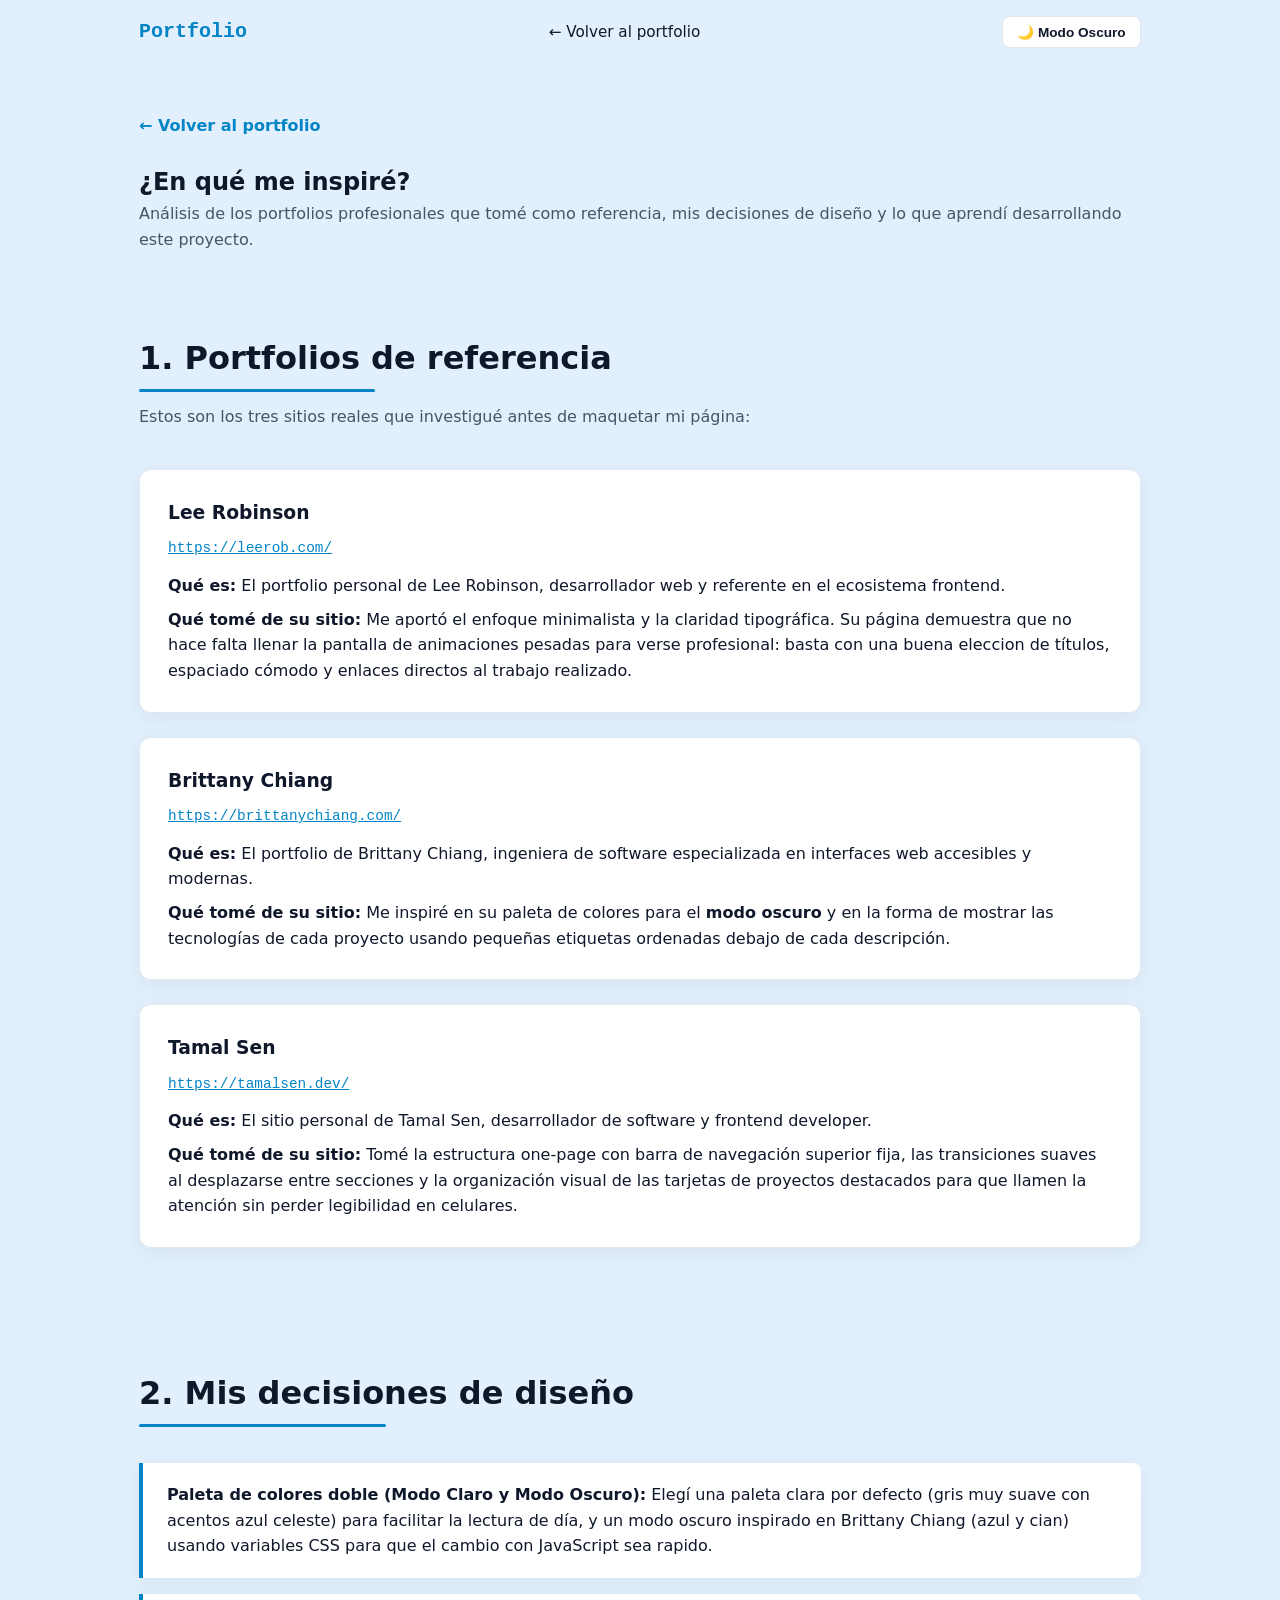
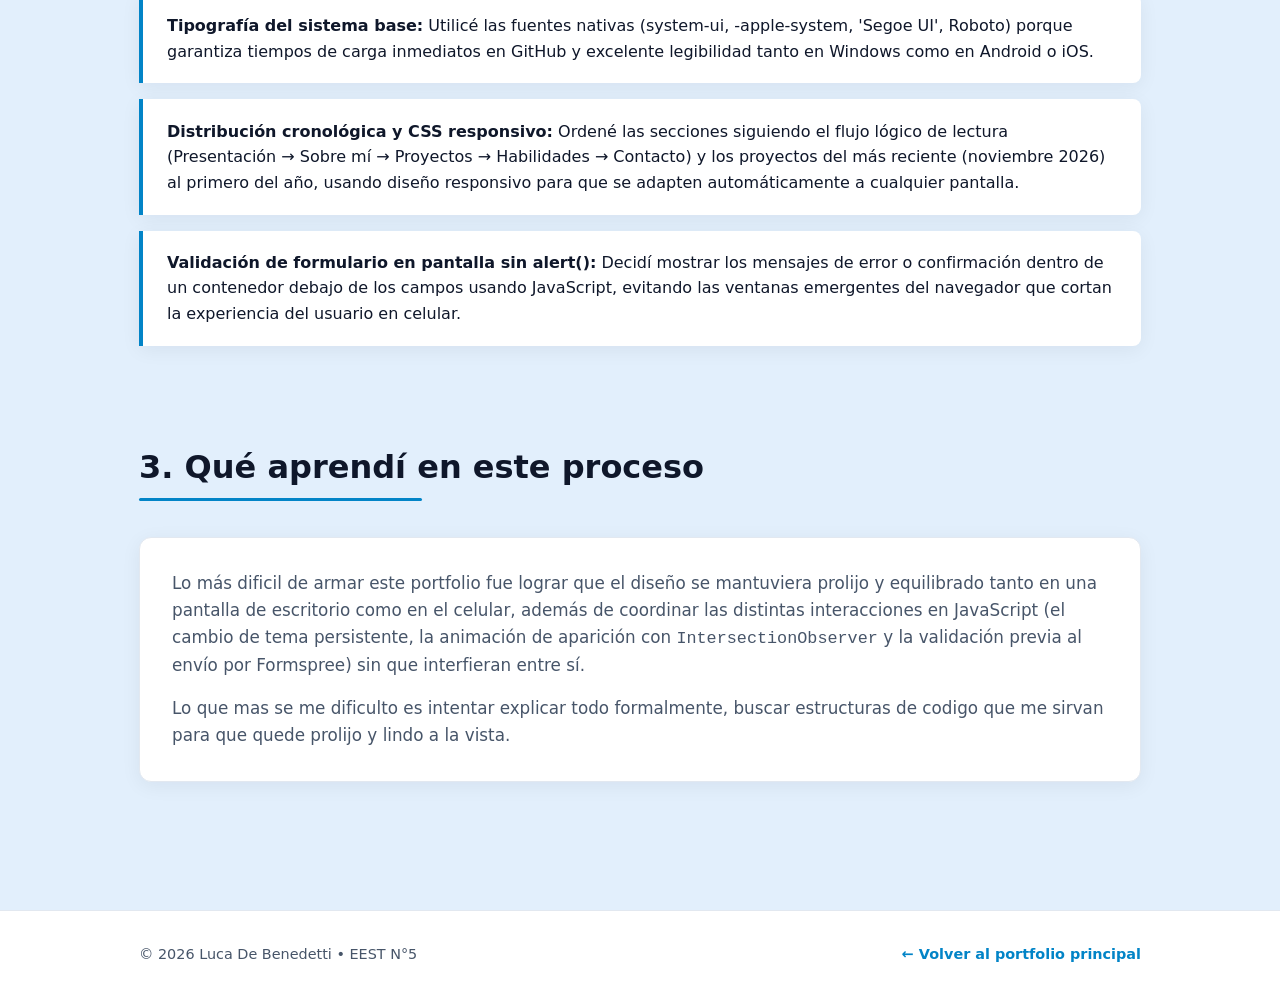
<file: inspiracion.html>
<!DOCTYPE html>
<html lang="es">
<head>
  <meta charset="UTF-8">
  <meta name="viewport" content="width=device-width, initial-scale=1.0">
  <title>Inspiración y Decisiones de Diseño | Luca De Benedetti</title>
  <link rel="stylesheet" href="style.css">
</head>
<body>

  <header id="navbar">
    <nav class="nav-container">
      <a href="index.html" class="logo">Portfolio</a>
      <ul class="nav-links">
        <li><a href="index.html">← Volver al portfolio</a></li>
      </ul>
      <button id="btn-tema" aria-label="Cambiar tema">🌙 Modo Oscuro</button>
    </nav>
  </header>

  <main class="contenedor">
    <section class="inspiracion-header">
      <a href="index.html" class="btn-volver">← Volver al portfolio</a>
      <h1>¿En qué me inspiré?</h1>
      <p class="subtitulo-seccion">
        Análisis de los portfolios profesionales que tomé como referencia, mis decisiones de diseño y lo que aprendí desarrollando este proyecto.
      </p>
    </section>

    <section class="seccion" style="padding-top: 1rem;">
      <h2>1. Portfolios de referencia</h2>
      <p class="subtitulo-seccion">Estos son los tres sitios reales que investigué antes de maquetar mi página:</p>

      <article class="referente-card">
        <h3>Lee Robinson</h3>
        <a href="https://leerob.com/" target="_blank" rel="noopener" class="referente-url">https://leerob.com/</a>
        <p>
          <strong>Qué es:</strong> El portfolio personal de Lee Robinson, desarrollador web y referente en el ecosistema frontend.
        </p>
        <p style="margin-top: 0.5rem;">
          <strong>Qué tomé de su sitio:</strong> Me aportó el enfoque minimalista y la claridad tipográfica. Su página demuestra que no hace falta llenar la pantalla de animaciones pesadas para verse profesional: basta con una buena eleccion de títulos, espaciado cómodo y enlaces directos al trabajo realizado.
        </p>
      </article>

      <article class="referente-card">
        <h3>Brittany Chiang</h3>
        <a href="https://brittanychiang.com/" target="_blank" rel="noopener" class="referente-url">https://brittanychiang.com/</a>
        <p>
          <strong>Qué es:</strong> El portfolio de Brittany Chiang, ingeniera de software especializada en interfaces web accesibles y modernas.
        </p>
        <p style="margin-top: 0.5rem;">
          <strong>Qué tomé de su sitio:</strong> Me inspiré en su paleta de colores para el <strong>modo oscuro</strong>  y en la forma de mostrar las tecnologías de cada proyecto usando pequeñas etiquetas ordenadas debajo de cada descripción.
        </p>
      </article>

      <article class="referente-card">
        <h3>Tamal Sen</h3>
        <a href="https://tamalsen.dev/" target="_blank" rel="noopener" class="referente-url">https://tamalsen.dev/</a>
        <p>
          <strong>Qué es:</strong> El sitio personal de Tamal Sen, desarrollador de software y frontend developer.
        </p>
        <p style="margin-top: 0.5rem;">
          <strong>Qué tomé de su sitio:</strong> Tomé la estructura one-page con barra de navegación superior fija, las transiciones suaves al desplazarse entre secciones y la organización visual de las tarjetas de proyectos destacados para que llamen la atención sin perder legibilidad en celulares.
        </p>
      </article>
    </section>

    <section class="seccion" style="padding-top: 1rem;">
      <h2>2. Mis decisiones de diseño</h2>
      <ul class="lista-decisiones" style="margin-top: 1.5rem;">
        <li>
          <strong>Paleta de colores doble (Modo Claro y Modo Oscuro):</strong> Elegí una paleta clara por defecto (gris muy suave con acentos azul celeste) para facilitar la lectura de día, y un modo oscuro inspirado en Brittany Chiang (azul y cian) usando variables CSS para que el cambio con JavaScript sea rapido.
        </li>
        <li>
          <strong>Tipografía del sistema base:</strong> Utilicé las fuentes nativas (system-ui, -apple-system, 'Segoe UI', Roboto) porque garantiza tiempos de carga inmediatos en GitHub y excelente legibilidad tanto en Windows como en Android o iOS.
        </li>
        <li>
          <strong>Distribución cronológica y CSS responsivo:</strong> Ordené las secciones siguiendo el flujo lógico de lectura (Presentación → Sobre mí → Proyectos → Habilidades → Contacto) y los proyectos del más reciente (noviembre 2026) al primero del año, usando diseño responsivo para que se adapten automáticamente a cualquier pantalla.
        </li>
        <li>
          <strong>Validación de formulario en pantalla sin alert():</strong> Decidí mostrar los mensajes de error o confirmación dentro de un contenedor debajo de los campos usando JavaScript, evitando las ventanas emergentes del navegador que cortan la experiencia del usuario en celular.
        </li>
      </ul>
    </section>

    <section class="seccion" style="padding-top: 1rem;">
      <h2>3. Qué aprendí en este proceso</h2>
      <div class="sobre-mi-card" style="margin-top: 1.5rem;">
        <p>
          Lo más dificil de armar este portfolio fue lograr que el diseño se mantuviera prolijo y equilibrado tanto en una pantalla de escritorio como en el celular, además de coordinar las distintas interacciones en JavaScript (el cambio de tema persistente, la animación de aparición con <code>IntersectionObserver</code> y la validación previa al envío por Formspree) sin que interfieran entre sí.
        </p>
        <p>
          Lo que mas se me dificulto es intentar explicar todo formalmente, buscar estructuras de codigo que me sirvan para que quede prolijo y lindo a la vista.
        </p>
      </div>
    </section>
  </main>

  <footer>
    <div class="contenedor footer-content">
      <p>© 2026 Luca De Benedetti • EEST N°5</p>
      <a href="index.html" class="footer-link">← Volver al portfolio principal</a>
    </div>
  </footer>

  <script src="script.js"></script>
</body>
</html>
</file>
<file: style.css>
:root {
  --bg-principal: #e2effc;
  --bg-secundario: #ffffff;
  --bg-tarjeta: #ffffff;
  --texto-principal: #0f172a;
  --texto-secundario: #475569;
  --acento: #0284c7;
  --acento-hover: #0369a1;
  --borde: #e2e8f0;
  --tag-bg: #e0f2fe;
  --tag-texto: #0369a1;
  --sombra: 0 4px 20px rgba(15, 23, 42, 0.06);
}

body.oscuro {
  --bg-principal: #0a192f;
  --bg-secundario: #112240;
  --bg-tarjeta: #112240;
  --texto-principal: #ccd6f6;
  --texto-secundario: #8892b0;
  --acento: #64ffda;
  --acento-hover: #4cd6b5;
  --borde: #233554;
  --tag-bg: rgba(100, 255, 218, 0.1);
  --tag-texto: #64ffda;
  --sombra: 0 10px 30px -15px rgba(2, 12, 27, 0.7);
}

* {
  margin: 0;
  padding: 0;
  box-sizing: border-box;
}

html {
  scroll-behavior: smooth;
}

body {
  font-family: system-ui, -apple-system, 'Segoe UI', Roboto, Helvetica, Arial, sans-serif;
  background-color: var(--bg-principal);
  color: var(--texto-principal);
  line-height: 1.6;
  transition: background-color 0.3s ease, color 0.3s ease;
}

.contenedor {
  max-width: 1050px;
  margin: 0 auto;
  padding: 0 1.5rem;
}

header {
  position: sticky;
  top: 0;
  z-index: 1000;
  background-color: var(--bg-principal);
  border-bottom: 1px solid transparent;
  transition: all 0.3s ease;
}

header.scrolled {
  background-color: var(--bg-secundario);
  border-bottom: 1px solid var(--borde);
  box-shadow: var(--sombra);
  padding: 0.2rem 0;
}

.nav-container {
  max-width: 1050px;
  margin: 0 auto;
  padding: 1rem 1.5rem;
  display: flex;
  justify-content: space-between;
  align-items: center;
  flex-wrap: wrap;
  gap: 1rem;
}

.logo {
  font-weight: 800;
  font-size: 1.25rem;
  color: var(--acento);
  text-decoration: none;
  font-family: monospace;
}

.nav-links {
  list-style: none;
  display: flex;
  gap: 1.5rem;
  align-items: center;
  flex-wrap: wrap;
}

.nav-links a {
  text-decoration: none;
  color: var(--texto-principal);
  font-weight: 500;
  font-size: 0.95rem;
  transition: color 0.2s;
}

.nav-links a:hover {
  color: var(--acento);
}

.link-inspiracion {
  border-bottom: 2px solid var(--acento);
  padding-bottom: 2px;
}

#btn-tema {
  background-color: var(--bg-tarjeta);
  color: var(--texto-principal);
  border: 1px solid var(--borde);
  padding: 0.45rem 0.9rem;
  border-radius: 8px;
  cursor: pointer;
  font-weight: 600;
  font-size: 0.85rem;
  transition: all 0.2s;
}

#btn-tema:hover {
  border-color: var(--acento);
  color: var(--acento);
}

.hero {
  min-height: 85vh;
  display: flex;
  align-items: center;
  justify-content: center;
  text-align: center;
  padding: 4rem 1.5rem;
}

.hero-content {
  max-width: 720px;
}

.avatar {
  width: 135px;
  height: 135px;
  border-radius: 50%;
  object-fit: cover;
  border: 3px solid var(--acento);
  margin-bottom: 1.25rem;
  box-shadow: var(--sombra);
}

.badge-titulo {
  display: inline-block;
  background-color: var(--tag-bg);
  color: var(--tag-texto);
  padding: 0.35rem 0.9rem;
  border-radius: 999px;
  font-size: 0.85rem;
  font-weight: 600;
  margin-bottom: 1rem;
}

.hero h1 {
  font-size: clamp(2.2rem, 5vw, 3.3rem);
  line-height: 1.15;
  margin-bottom: 1rem;
}

.resaltado {
  color: var(--acento);
}

.frase-hero {
  font-size: 1.15rem;
  color: var(--texto-secundario);
  margin-bottom: 2rem;
}

.hero-botones {
  display: flex;
  gap: 1rem;
  justify-content: center;
  flex-wrap: wrap;
}

.btn-primario, .btn-secundario {
  padding: 0.8rem 1.6rem;
  border-radius: 8px;
  font-weight: 600;
  text-decoration: none;
  transition: all 0.2s;
  cursor: pointer;
  border: none;
  font-size: 1rem;
}

.btn-primario {
  background-color: var(--acento);
  color: #0a192f;
}

body:not(.oscuro) .btn-primario {
  color: #ffffff;
}

.btn-primario:hover {
  background-color: var(--acento-hover);
  transform: translateY(-2px);
}

.btn-secundario {
  background-color: transparent;
  color: var(--texto-principal);
  border: 1px solid var(--borde);
}

.btn-secundario:hover {
  border-color: var(--acento);
  color: var(--acento);
}

.seccion {
  padding: 5rem 0;
  scroll-margin-top: 70px;
}

.seccion h2 {
  font-size: 2rem;
  margin-bottom: 0.75rem;
  position: relative;
  display: inline-block;
}

.seccion h2::after {
  content: "";
  display: block;
  width: 50%;
  height: 3px;
  background-color: var(--acento);
  margin-top: 0.3rem;
  border-radius: 2px;
}

.subtitulo-seccion {
  color: var(--texto-secundario);
  margin-bottom: 2.5rem;
}

.sobre-mi-card {
  background-color: var(--bg-tarjeta);
  border: 1px solid var(--borde);
  border-radius: 12px;
  padding: 2rem;
  box-shadow: var(--sombra);
  display: flex;
  flex-direction: column;
  gap: 1rem;
  color: var(--texto-secundario);
  font-size: 1.05rem;
}

.proyectos-grid {
  display: grid;
  grid-template-columns: repeat(auto-fit, minmax(300px, 1fr));
  gap: 1.75rem;
}

.proyecto-card {
  background-color: var(--bg-tarjeta);
  border: 1px solid var(--borde);
  border-radius: 12px;
  overflow: hidden;
  box-shadow: var(--sombra);
  display: flex;
  flex-direction: column;
  transition: transform 0.3s ease, opacity 0.6s ease, box-shadow 0.3s ease;
}

.proyecto-card.oculto {
  opacity: 0;
  transform: translateY(25px);
}

.proyecto-card.visible {
  opacity: 1;
  transform: translateY(0);
}

.proyecto-card:hover {
  transform: translateY(-5px);
  border-color: var(--acento);
}

.proyecto-card img {
  width: 100%;
  height: 185px;
  object-fit: cover;
  border-bottom: 1px solid var(--borde);
}

.proyecto-info {
  padding: 1.5rem;
  display: flex;
  flex-direction: column;
  flex-grow: 1;
}

.anio {
  font-size: 0.8rem;
  color: var(--acento);
  font-weight: 600;
  margin-bottom: 0.35rem;
}

.proyecto-info h3 {
  font-size: 1.2rem;
  margin-bottom: 0.6rem;
}

.proyecto-info p {
  color: var(--texto-secundario);
  font-size: 0.95rem;
  margin-bottom: 1.2rem;
  flex-grow: 1;
}

.tags {
  display: flex;
  flex-wrap: wrap;
  gap: 0.5rem;
  margin-bottom: 1.2rem;
}

.tags span {
  background-color: var(--tag-bg);
  color: var(--tag-texto);
  font-size: 0.78rem;
  font-weight: 600;
  padding: 0.25rem 0.65rem;
  border-radius: 6px;
}

.btn-link {
  color: var(--acento);
  text-decoration: none;
  font-weight: 600;
  font-size: 0.95rem;
  align-self: flex-start;
}

.btn-link:hover {
  text-decoration: underline;
}

.habilidades-grid {
  display: grid;
  grid-template-columns: repeat(auto-fit, minmax(280px, 1fr));
  gap: 1.5rem;
  margin-top: 1.5rem;
}

.habilidad-grupo {
  background-color: var(--bg-tarjeta);
  border: 1px solid var(--borde);
  border-radius: 12px;
  padding: 1.5rem;
  box-shadow: var(--sombra);
}

.habilidad-grupo h3 {
  margin-bottom: 1rem;
  font-size: 1.1rem;
  color: var(--acento);
}

.tags-habilidades {
  display: flex;
  flex-wrap: wrap;
  gap: 0.6rem;
}

.tags-habilidades span {
  background-color: var(--bg-principal);
  border: 1px solid var(--borde);
  padding: 0.4rem 0.8rem;
  border-radius: 8px;
  font-size: 0.9rem;
  font-weight: 500;
}

.formulario {
  max-width: 600px;
  background-color: var(--bg-tarjeta);
  border: 1px solid var(--borde);
  padding: 2rem;
  border-radius: 12px;
  box-shadow: var(--sombra);
  display: flex;
  flex-direction: column;
  gap: 1.2rem;
}

.campo {
  display: flex;
  flex-direction: column;
  gap: 0.4rem;
}

.campo label {
  font-weight: 600;
  font-size: 0.95rem;
}

.campo input,
.campo textarea {
  width: 100%;
  padding: 0.75rem 1rem;
  border-radius: 8px;
  border: 1px solid var(--borde);
  background-color: var(--bg-principal);
  color: var(--texto-principal);
  font-family: inherit;
  font-size: 1rem;
}

.campo input:focus,
.campo textarea:focus {
  outline: none;
  border-color: var(--acento);
}

.estado-form {
  font-size: 0.92rem;
  font-weight: 600;
  border-radius: 6px;
}

.estado-form.error {
  color: #ef4444;
  background-color: rgba(239, 68, 68, 0.1);
  padding: 0.75rem;
  border: 1px solid rgba(239, 68, 68, 0.3);
}

.estado-form.exito {
  color: #10b981;
  background-color: rgba(16, 185, 129, 0.1);
  padding: 0.75rem;
  border: 1px solid rgba(16, 185, 129, 0.3);
}

footer {
  border-top: 1px solid var(--borde);
  padding: 2rem 0;
  margin-top: 3rem;
  background-color: var(--bg-secundario);
}

.footer-content {
  display: flex;
  justify-content: space-between;
  align-items: center;
  flex-wrap: wrap;
  gap: 1rem;
  color: var(--texto-secundario);
  font-size: 0.9rem;
}

.footer-link {
  color: var(--acento);
  text-decoration: none;
  font-weight: 600;
}

.footer-link:hover {
  text-decoration: underline;
}

.inspiracion-header {
  padding: 3rem 0 1.5rem;
}

.btn-volver {
  display: inline-block;
  margin-bottom: 1.5rem;
  color: var(--acento);
  text-decoration: none;
  font-weight: 600;
}

.btn-volver:hover {
  text-decoration: underline;
}

.referente-card {
  background-color: var(--bg-tarjeta);
  border: 1px solid var(--borde);
  border-radius: 12px;
  padding: 1.75rem;
  margin-bottom: 1.5rem;
  box-shadow: var(--sombra);
}

.referente-card h3 {
  margin-bottom: 0.4rem;
}

.referente-url {
  display: inline-block;
  color: var(--acento);
  font-family: monospace;
  font-size: 0.9rem;
  margin-bottom: 0.8rem;
  word-break: break-all;
}

.lista-decisiones {
  list-style: none;
  display: flex;
  flex-direction: column;
  gap: 1rem;
}

.lista-decisiones li {
  background-color: var(--bg-tarjeta);
  border-left: 4px solid var(--acento);
  padding: 1.2rem 1.5rem;
  border-radius: 0 8px 8px 0;
  box-shadow: var(--sombra);
}

@media (max-width: 768px) {
  .nav-container {
    flex-direction: column;
    align-items: flex-start;
  }

  .nav-links {
    gap: 0.9rem;
  }

  .hero {
    min-height: auto;
    padding: 3rem 1rem;
  }
}
</file>
